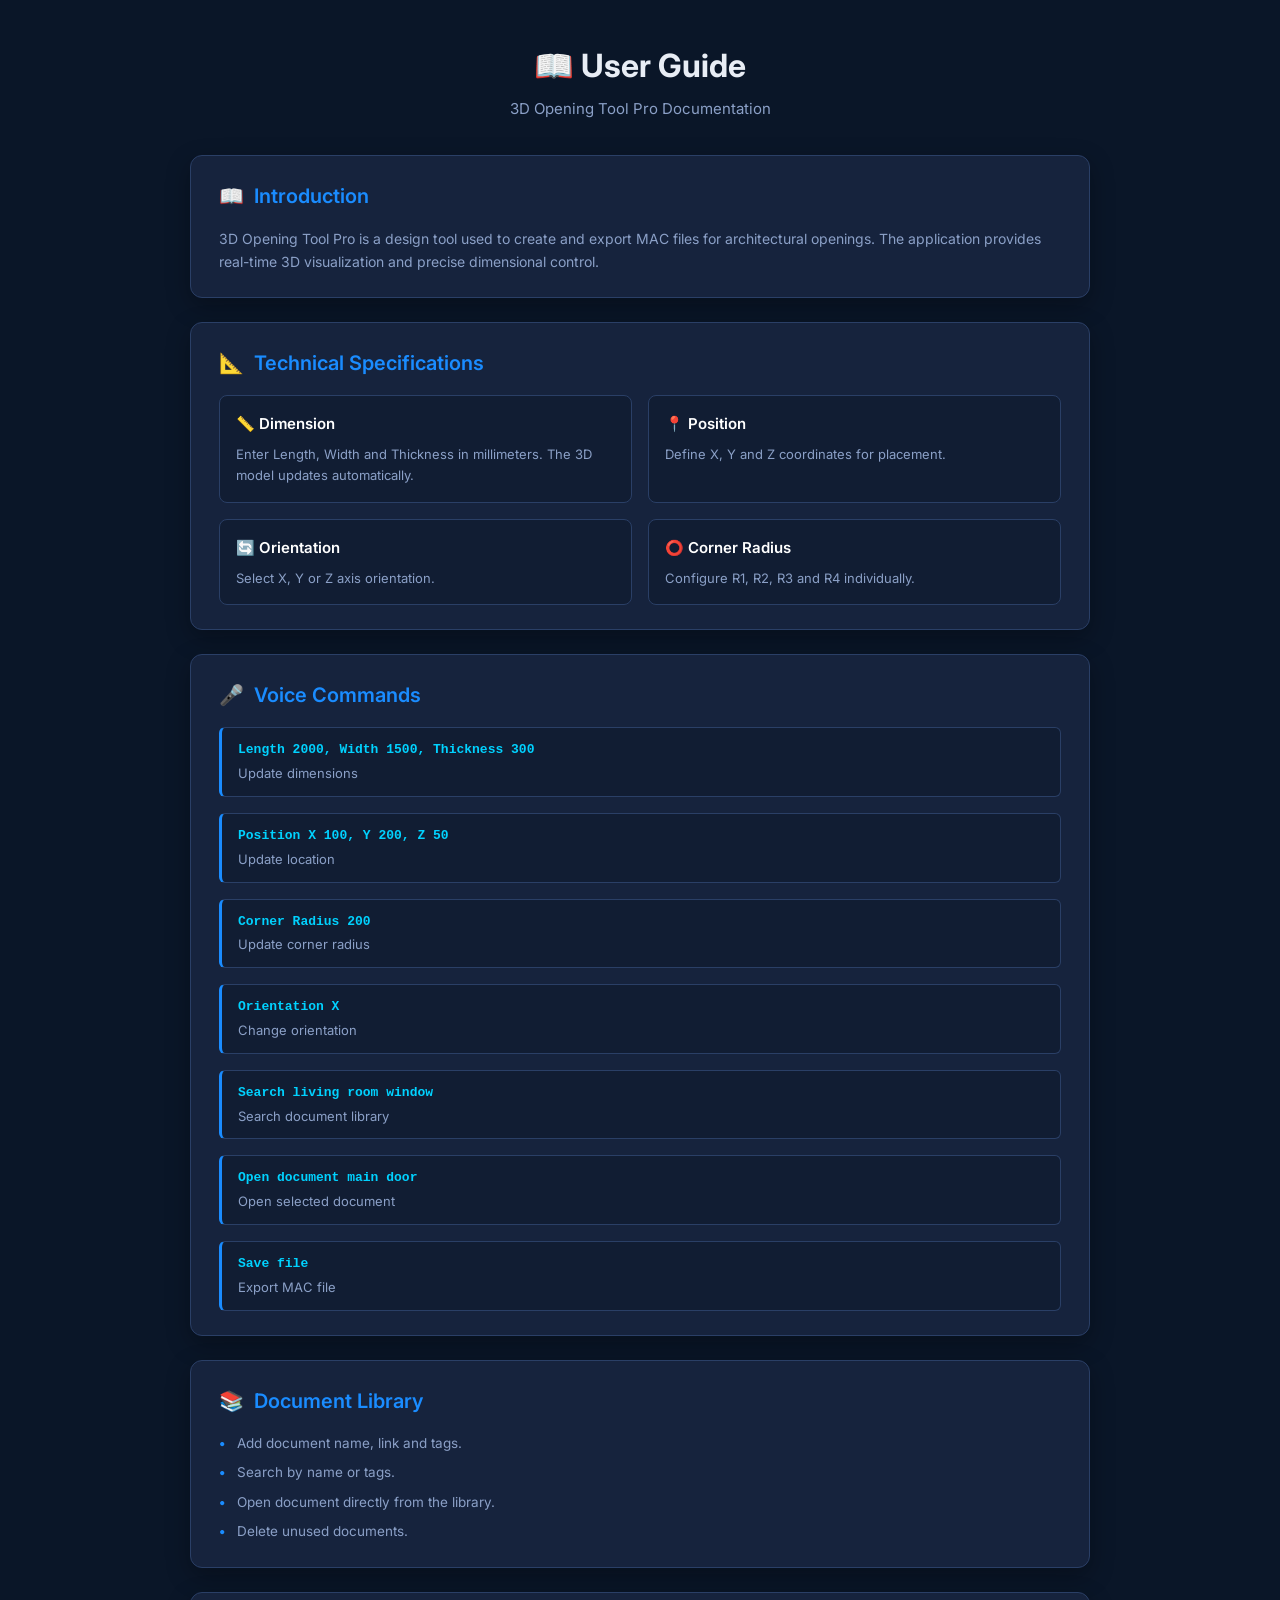
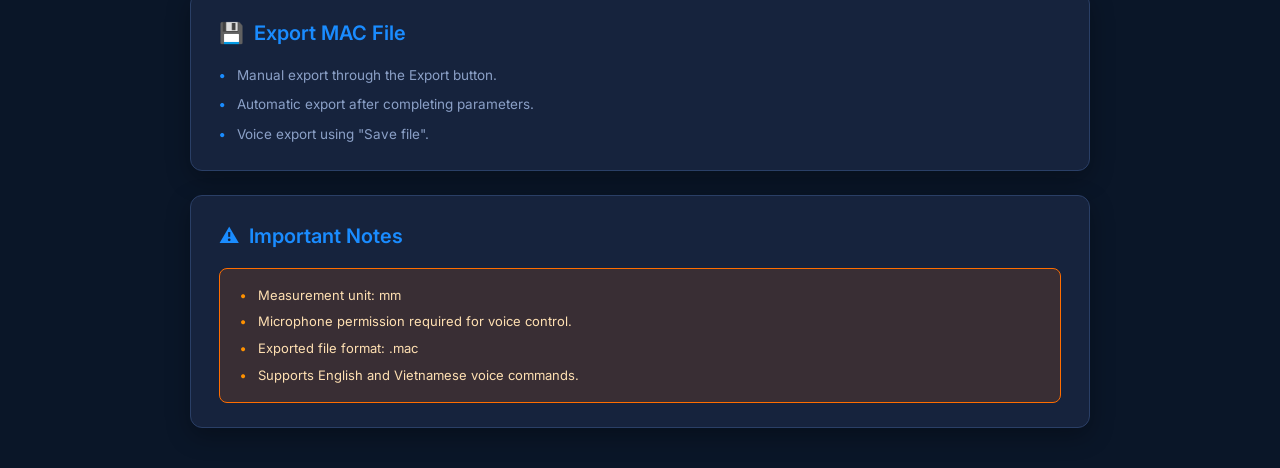
<file: help.html>
<!DOCTYPE html>
<html lang="vi">
<head>
    <meta charset="UTF-8">
    <meta name="viewport" content="width=device-width, initial-scale=1.0">
    <title>3D Opening Tool Pro - Help</title>
    <link href="https://fonts.googleapis.com/css2?family=Inter:wght@300;400;500;600;700&display=swap" rel="stylesheet">
    <style>
        :root {
            --bg-primary: #0a1628;
            --bg-card: #16233d;
            --bg-subcard: #111d33;
            --border-color: #2a3f66;
            --text-primary: #e8edf5;
            --text-secondary: #8ba0c7;
            --accent-blue: #1a8cff;
            --accent-cyan: #00d2ff;
            --accent-warning: #ff9100;
            --warning-bg: rgba(255, 109, 0, 0.15);
            --warning-border: #ff6d00;
            --radius: 12px;
        }

        * {
            box-sizing: border-box;
            margin: 0;
            padding: 0;
        }

        body {
            font-family: 'Inter', -apple-system, BlinkMacSystemFont, sans-serif;
            background: var(--bg-primary);
            color: var(--text-primary);
            font-size: 14px;
            line-height: 1.6;
            padding: 40px 20px;
            display: flex;
            justify-content: center;
        }

        .container {
            width: 900px;
            max-width: 100%;
            display: flex;
            flex-direction: column;
            gap: 24px;
        }

        /* HEADER */
        .header {
            text-align: center;
            margin-bottom: 10px;
        }

        .header h1 {
            font-size: 32px;
            font-weight: 700;
            color: var(--text-primary);
            display: flex;
            align-items: center;
            justify-content: center;
            gap: 12px;
        }

        .header p {
            color: var(--text-secondary);
            font-size: 15px;
            margin-top: 6px;
        }

        /* CARD STYLING */
        .card {
            background: var(--bg-card);
            border: 1px solid var(--border-color);
            border-radius: var(--radius);
            padding: 24px 28px;
            box-shadow: 0 8px 24px rgba(0,0,0,0.3);
        }

        .card-title {
            font-size: 20px;
            font-weight: 600;
            color: var(--accent-blue);
            margin-bottom: 16px;
            display: flex;
            align-items: center;
            gap: 10px;
        }

        /* GRID SYSTEM - ĐÃ CHUYỂN THÀNH GRID 2 CỘT CANH ĐỀU */
        .grid-2 {
            display: grid;
            grid-template-columns: repeat(2, 1fr);
            gap: 16px;
        }

        .grid-1 {
            display: grid;
            grid-template-columns: 1fr;
            gap: 16px;
        }

        .sub-card {
            background: var(--bg-subcard);
            border: 1px solid var(--border-color);
            border-radius: 8px;
            padding: 16px;
        }

        .sub-card h4 {
            font-size: 15px;
            font-weight: 600;
            color: #ffffff;
            margin-bottom: 8px;
            display: flex;
            align-items: center;
            gap: 8px;
        }

        .sub-card p {
            color: var(--text-secondary);
            font-size: 13px;
        }

        /* VOICE COMMAND ITEM */
        .voice-item {
            background: var(--bg-subcard);
            border: 1px solid var(--border-color);
            border-left: 3px solid var(--accent-blue);
            border-radius: 6px;
            padding: 12px 16px;
        }

        .voice-cmd {
            font-family: 'Segoe UI', monospace;
            font-weight: 700;
            color: var(--accent-cyan);
            font-size: 13px;
            margin-bottom: 2px;
        }

        .voice-desc {
            color: var(--text-secondary);
            font-size: 13px;
        }

        /* LIST STYLING */
        .feature-list {
            list-style: none;
            display: flex;
            flex-direction: column;
            gap: 8px;
        }

        .feature-list li {
            position: relative;
            padding-left: 18px;
            color: var(--text-secondary);
            font-size: 13.5px;
        }

        .feature-list li::before {
            content: "•";
            position: absolute;
            left: 0;
            color: var(--accent-blue);
            font-weight: bold;
        }

        /* WARNING BOX */
        .warning-box {
            background: var(--warning-bg);
            border: 1px solid var(--warning-border);
            border-radius: 8px;
            padding: 16px 20px;
            margin-top: 8px;
        }

        .warning-box ul {
            list-style: none;
            display: flex;
            flex-direction: column;
            gap: 6px;
        }

        .warning-box li {
            position: relative;
            padding-left: 18px;
            color: #ffe0b2;
            font-size: 13px;
        }

        .warning-box li::before {
            content: "•";
            position: absolute;
            left: 0;
            color: var(--accent-warning);
            font-weight: bold;
        }

        /* RESPONSIVE */
        @media (max-width: 768px) {
            .grid-2 {
                grid-template-columns: 1fr;
            }
        }
    </style>
</head>
<body>

    <div class="container">
        <!-- HEADER -->
        <div class="header">
            <h1>📖 User Guide</h1>
            <p>3D Opening Tool Pro Documentation</p>
        </div>

        <!-- INTRODUCTION -->
        <div class="card">
            <div class="card-title">
                <span>📖</span> Introduction
            </div>
            <p style="color: var(--text-secondary);">
                3D Opening Tool Pro is a design tool used to create and export MAC files for architectural openings. The application provides real-time 3D visualization and precise dimensional control.
            </p>
        </div>

        <!-- TECHNICAL SPECIFICATIONS -->
        <div class="card">
            <div class="card-title">
                <span>📐</span> Technical Specifications
            </div>
            <!-- Bố cục 2x2 đẹp mắt -->
            <div class="grid-2">
                <div class="sub-card">
                    <h4>📏 Dimension</h4>
                    <p>Enter Length, Width and Thickness in millimeters. The 3D model updates automatically.</p>
                </div>
                <div class="sub-card">
                    <h4>📍 Position</h4>
                    <p>Define X, Y and Z coordinates for placement.</p>
                </div>
                <div class="sub-card">
                    <h4>🔄 Orientation</h4>
                    <p>Select X, Y or Z axis orientation.</p>
                </div>
                <div class="sub-card">
                    <h4>⭕ Corner Radius</h4>
                    <p>Configure R1, R2, R3 and R4 individually.</p>
                </div>
            </div>
        </div>

        <!-- VOICE COMMANDS -->
        <div class="card">
            <div class="card-title">
                <span>🎤</span> Voice Commands
            </div>
            <div class="grid-1">
                <div class="voice-item">
                    <div class="voice-cmd">Length 2000, Width 1500, Thickness 300</div>
                    <div class="voice-desc">Update dimensions</div>
                </div>
                <div class="voice-item">
                    <div class="voice-cmd">Position X 100, Y 200, Z 50</div>
                    <div class="voice-desc">Update location</div>
                </div>
                <div class="voice-item">
                    <div class="voice-cmd">Corner Radius 200</div>
                    <div class="voice-desc">Update corner radius</div>
                </div>
                <div class="voice-item">
                    <div class="voice-cmd">Orientation X</div>
                    <div class="voice-desc">Change orientation</div>
                </div>
                <div class="voice-item">
                    <div class="voice-cmd">Search living room window</div>
                    <div class="voice-desc">Search document library</div>
                </div>
                <div class="voice-item">
                    <div class="voice-cmd">Open document main door</div>
                    <div class="voice-desc">Open selected document</div>
                </div>
                <div class="voice-item">
                    <div class="voice-cmd">Save file</div>
                    <div class="voice-desc">Export MAC file</div>
                </div>
            </div>
        </div>

        <!-- DOCUMENT LIBRARY -->
        <div class="card">
            <div class="card-title">
                <span>📚</span> Document Library
            </div>
            <ul class="feature-list">
                <li>Add document name, link and tags.</li>
                <li>Search by name or tags.</li>
                <li>Open document directly from the library.</li>
                <li>Delete unused documents.</li>
            </ul>
        </div>

        <!-- EXPORT MAC FILE -->
        <div class="card">
            <div class="card-title">
                <span>💾</span> Export MAC File
            </div>
            <ul class="feature-list">
                <li>Manual export through the Export button.</li>
                <li>Automatic export after completing parameters.</li>
                <li>Voice export using "Save file".</li>
            </ul>
        </div>

        <!-- IMPORTANT NOTES -->
        <div class="card">
            <div class="card-title">
                <span>⚠️</span> Important Notes
            </div>
            <div class="warning-box">
                <ul>
                    <li>Measurement unit: mm</li>
                    <li>Microphone permission required for voice control.</li>
                    <li>Exported file format: .mac</li>
                    <li>Supports English and Vietnamese voice commands.</li>
                </ul>
            </div>
        </div>
    </div>

</body>
</html>
</file>
